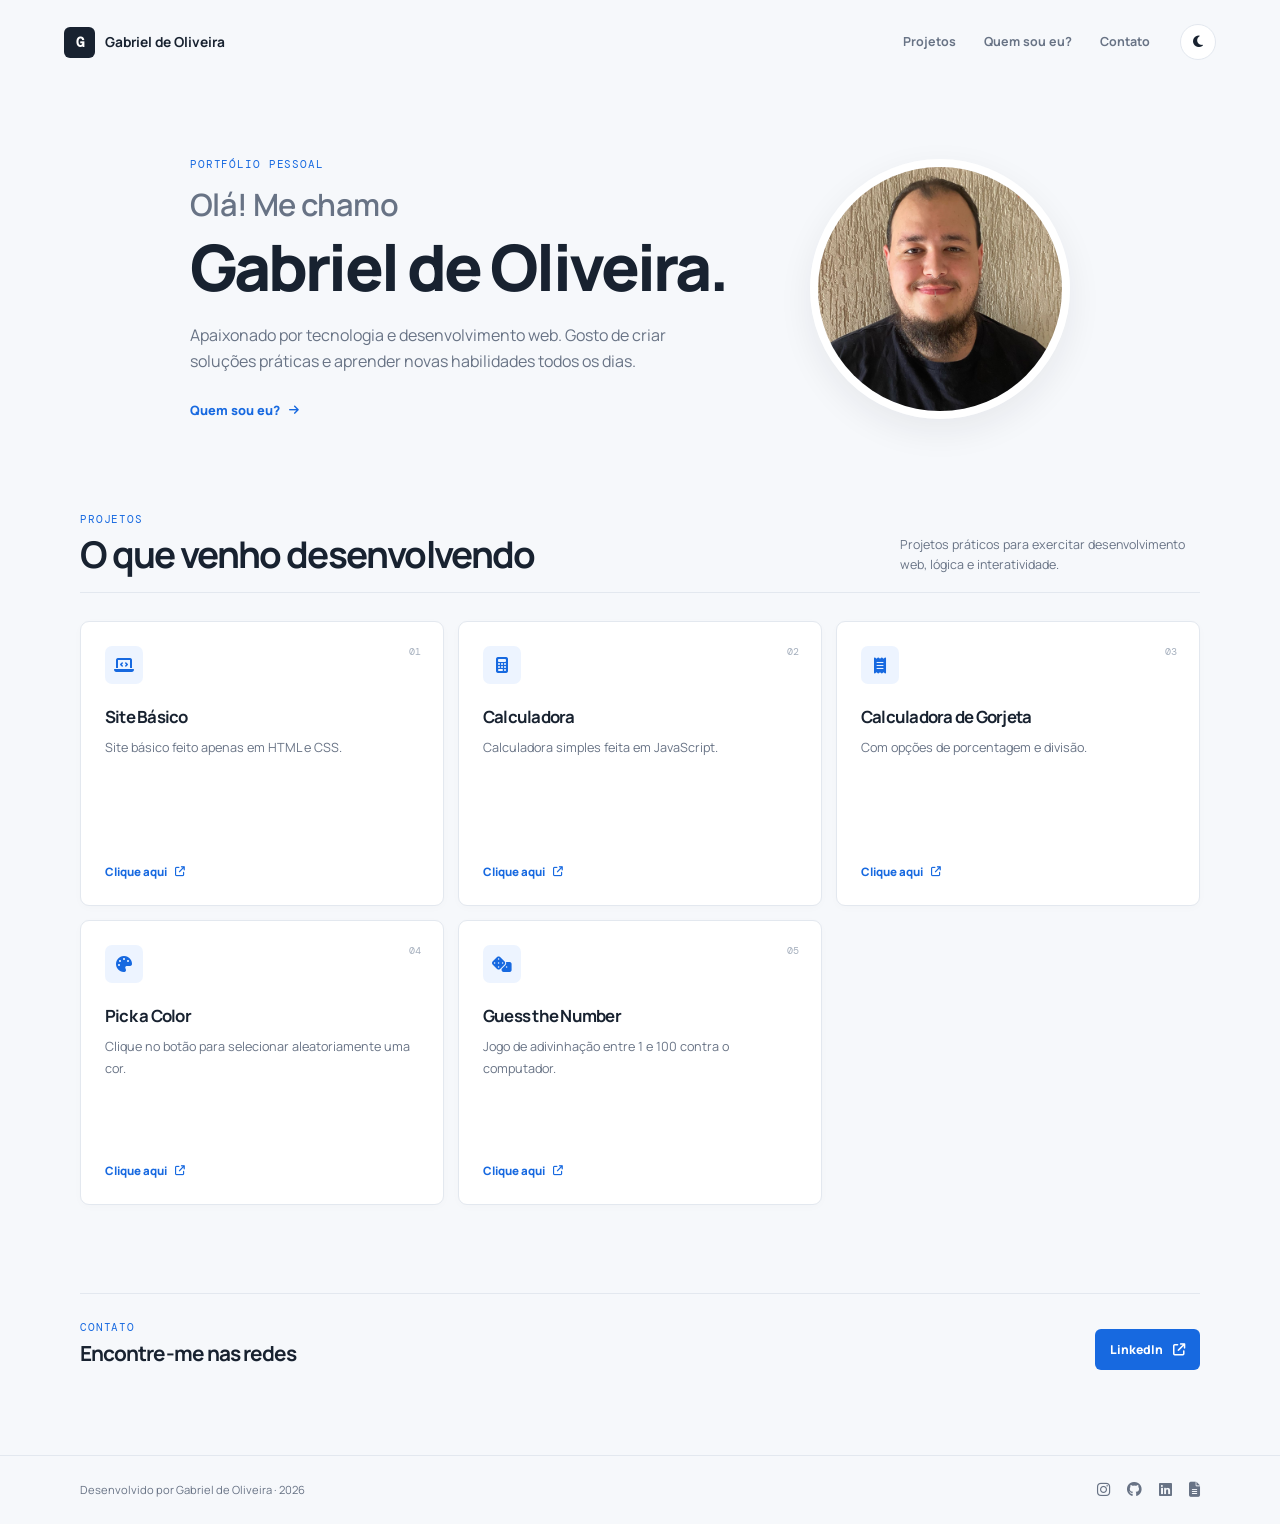
<file: index.html>
<!DOCTYPE html>
<html lang="pt-BR">
  <head>
    <meta charset="UTF-8" />
    <meta name="viewport" content="width=device-width, initial-scale=1.0" />
    <meta name="description" content="Portfólio de Gabriel de Oliveira, com projetos de desenvolvimento web e JavaScript." />
    <meta name="theme-color" content="#111827" />
    <meta property="og:title" content="Gabriel de Oliveira | Portfólio" />
    <meta property="og:description" content="Projetos de desenvolvimento web de Gabriel de Oliveira." />
    <meta property="og:type" content="website" />
    <link rel="canonical" href="https://gabrielde0liveira.github.io/" />
    <link rel="icon" href="assets/icon/coding.png" type="image/png" />
    <link rel="preconnect" href="https://fonts.googleapis.com" />
    <link rel="preconnect" href="https://fonts.gstatic.com" crossorigin />
    <link href="https://fonts.googleapis.com/css2?family=DM+Mono:wght@400;500&family=Manrope:wght@400;500;600;700;800&display=swap" rel="stylesheet" />
    <link rel="stylesheet" href="https://cdnjs.cloudflare.com/ajax/libs/font-awesome/6.5.2/css/all.min.css" />
    <link rel="stylesheet" href="./style.css?v=20261022" />
    <title>Gabriel de Oliveira | Portfólio</title>
  </head>
  <body>
    <header class="site-header">
      <a class="brand" href="index.html" aria-label="Página inicial de Gabriel de Oliveira">
        <span class="brand-mark">G</span>
        <span>Gabriel de Oliveira</span>
      </a>
      <nav class="main-nav" aria-label="Navegação principal">
        <a href="#projetos">Projetos</a>
        <a href="aboutMe.html">Quem sou eu?</a>
        <a href="#contato">Contato</a>
      </nav>
      <button id="theme-toggle" class="theme-toggle" type="button" aria-label="Ativar modo escuro" title="Alternar tema">
        <i class="fa-solid fa-moon" aria-hidden="true"></i>
      </button>
    </header>

    <main>
      <section class="intro section-shell" aria-labelledby="intro-title">
        <div class="intro-content">
          <div class="intro-copy">
            <p class="eyebrow">Portfólio pessoal</p>
            <h1 id="intro-title"><span class="greeting">Olá! Me chamo</span><strong>Gabriel de Oliveira.</strong></h1>
            <p class="intro-text">Apaixonado por tecnologia e desenvolvimento web. Gosto de criar soluções práticas e aprender novas habilidades todos os dias.</p>
            <a class="text-link" href="aboutMe.html">Quem sou eu? <i class="fa-solid fa-arrow-right" aria-hidden="true"></i></a>
          </div>
          <img src="assets/img/Eu1.jpeg" alt="Gabriel de Oliveira" class="intro-pic" />
        </div>
      </section>

      <section id="projetos" class="projects section-shell" aria-labelledby="projects-title">
        <div class="section-heading">
          <div>
            <p class="eyebrow">Projetos</p>
            <h2 id="projects-title">O que venho desenvolvendo</h2>
          </div>
          <p class="section-intro">Projetos práticos para exercitar desenvolvimento web, lógica e interatividade.</p>
        </div>
        <div class="project-grid">
          <article class="project-card">
            <span class="project-number">01</span>
            <div class="project-icon"><i class="fa-solid fa-laptop-code" aria-hidden="true"></i></div>
            <h3>Site Básico</h3>
            <p>Site básico feito apenas em HTML e CSS.</p>
            <a href="assets/docs/SiteBasicoHTMLeCSS/" class="project-link" target="_blank" rel="noopener">Clique aqui <i class="fa-solid fa-arrow-up-right-from-square" aria-hidden="true"></i></a>
          </article>
          <article class="project-card">
            <span class="project-number">02</span>
            <div class="project-icon"><i class="fa-solid fa-calculator" aria-hidden="true"></i></div>
            <h3>Calculadora</h3>
            <p>Calculadora simples feita em JavaScript.</p>
            <a href="assets/docs/Calculadora_JS/Projeto/index.html" class="project-link" target="_blank" rel="noopener">Clique aqui <i class="fa-solid fa-arrow-up-right-from-square" aria-hidden="true"></i></a>
          </article>
          <article class="project-card">
            <span class="project-number">03</span>
            <div class="project-icon"><i class="fa-solid fa-receipt" aria-hidden="true"></i></div>
            <h3>Calculadora de Gorjeta</h3>
            <p>Com opções de porcentagem e divisão.</p>
            <a href="assets/docs/TipCalculator/index.html" class="project-link" target="_blank" rel="noopener">Clique aqui <i class="fa-solid fa-arrow-up-right-from-square" aria-hidden="true"></i></a>
          </article>
          <article class="project-card">
            <span class="project-number">04</span>
            <div class="project-icon"><i class="fa-solid fa-palette" aria-hidden="true"></i></div>
            <h3>Pick a Color</h3>
            <p>Clique no botão para selecionar aleatoriamente uma cor.</p>
            <a href="assets/docs/ColorChanger/index.html" class="project-link" target="_blank" rel="noopener">Clique aqui <i class="fa-solid fa-arrow-up-right-from-square" aria-hidden="true"></i></a>
          </article>
          <article class="project-card">
            <span class="project-number">05</span>
            <div class="project-icon"><i class="fa-solid fa-dice" aria-hidden="true"></i></div>
            <h3>Guess the Number</h3>
            <p>Jogo de adivinhação entre 1 e 100 contra o computador.</p>
            <a href="assets/docs/GuessTheNumber/index.html" class="project-link" target="_blank" rel="noopener">Clique aqui <i class="fa-solid fa-arrow-up-right-from-square" aria-hidden="true"></i></a>
          </article>
        </div>
      </section>

      <section id="contato" class="contact section-shell" aria-labelledby="contact-title">
        <div>
          <p class="eyebrow">Contato</p>
          <h2 id="contact-title">Encontre-me nas redes</h2>
        </div>
        <a class="button button-primary" href="https://www.linkedin.com/in/gabriel-de-oliveira-44023a348/" target="_blank" rel="noopener">LinkedIn <i class="fa-solid fa-arrow-up-right-from-square" aria-hidden="true"></i></a>
      </section>
    </main>

    <footer class="site-footer">
      <div class="footer-inner section-shell">
        <p>Desenvolvido por Gabriel de Oliveira · <span id="current-year">2026</span></p>
        <div class="social-links" aria-label="Redes sociais">
          <a href="https://www.instagram.com/gabriel99oliveira/" target="_blank" rel="noopener" aria-label="Instagram"><i class="fab fa-instagram" aria-hidden="true"></i></a>
          <a href="https://github.com/GabrielDe0liveira" target="_blank" rel="noopener" aria-label="GitHub"><i class="fab fa-github" aria-hidden="true"></i></a>
          <a href="https://www.linkedin.com/in/gabriel-de-oliveira-44023a348/" target="_blank" rel="noopener" aria-label="LinkedIn"><i class="fab fa-linkedin" aria-hidden="true"></i></a>
          <a href="assets/docs/CurriculumVitae/Gabriel de Oliveira.pdf" target="_blank" rel="noopener" aria-label="Currículo"><i class="fa-solid fa-file-lines" aria-hidden="true"></i></a>
        </div>
      </div>
    </footer>
    <script src="./index.js?v=20261022"></script>
  </body>
</html>
</file>
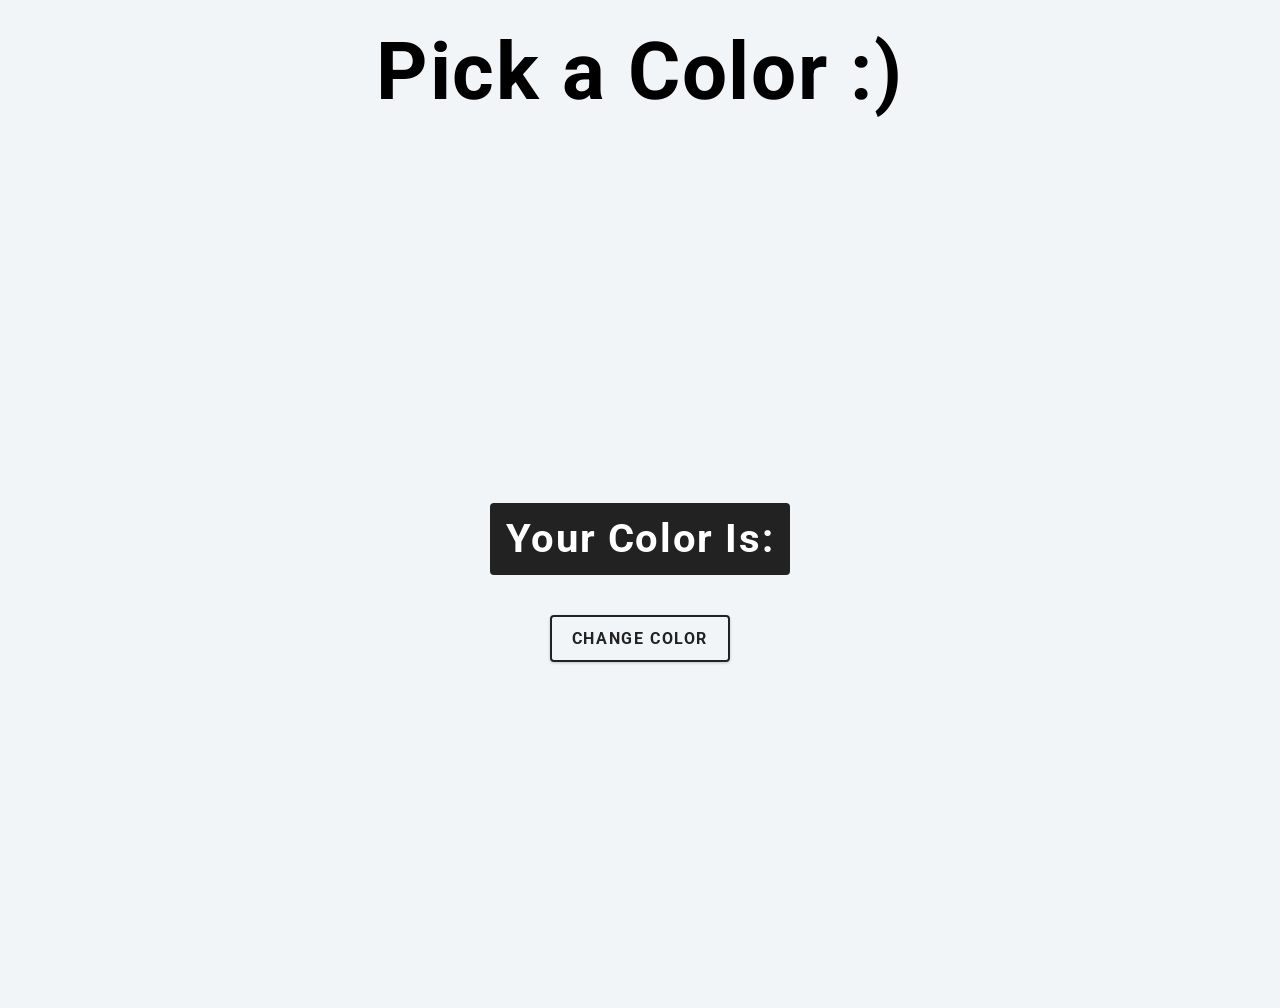
<file: assets/docs/ColorChanger/index.html>
<!DOCTYPE html>
<html lang="en">
  <head>
    <meta charset="UTF-8" />
    <meta name="viewport" content="width=device-width, initial-scale=1.0" />
    <title>Pick a Color App</title>
    <link rel="stylesheet" href="estilo/style.css" />
  </head>
  <body>
    <h1>Pick a Color :)</h1>
    <main>
        <div class="container">
          <h2>Your Color is: <span id="color" class="color"></span></h2>
          <button class="btn btn-hero" id="btn">CHANGE COLOR</button>
        </div>
      </main>
    <script src="index.js"></script>
  </body>
</html>
</file>
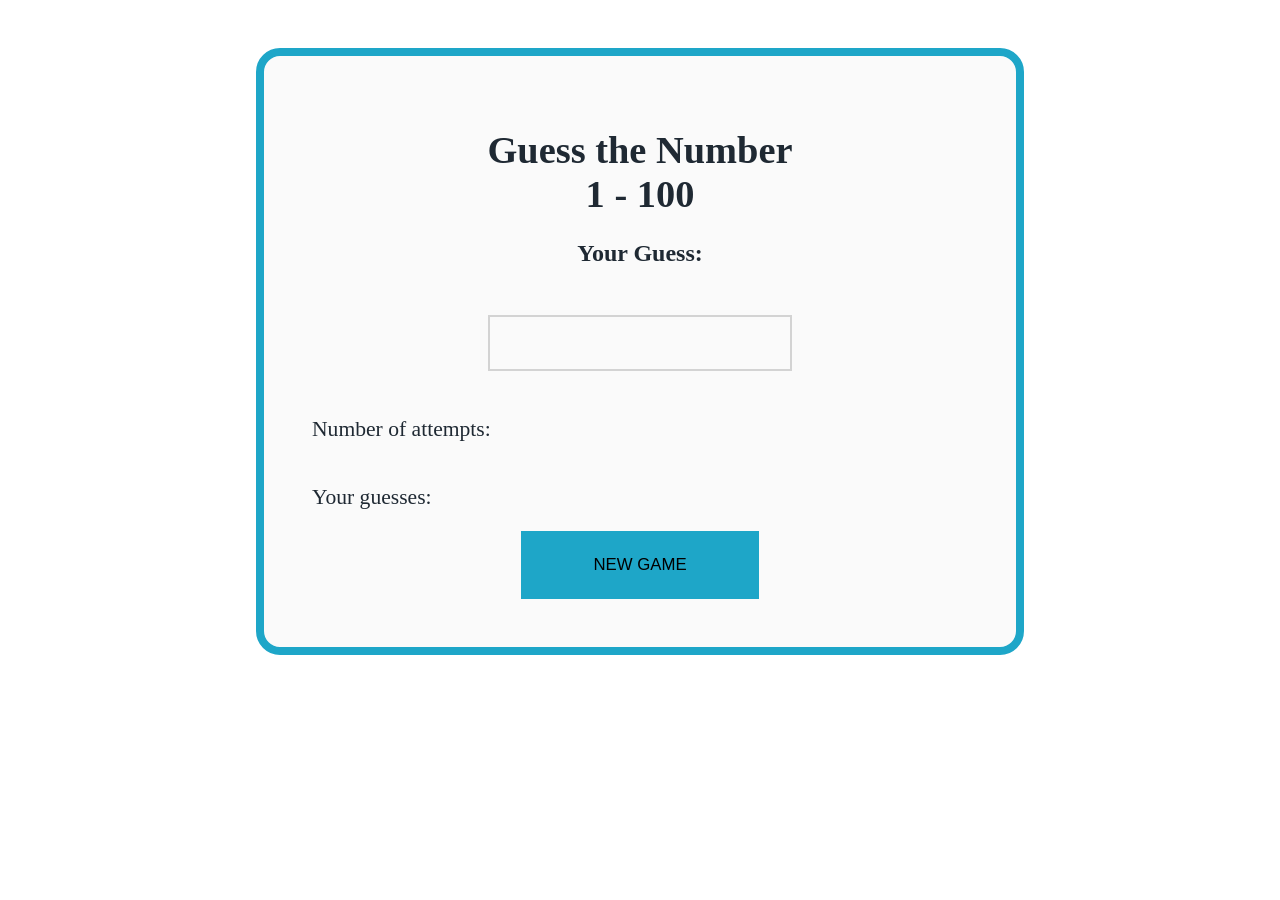
<file: assets/docs/GuessTheNumber/index.html>
<!DOCTYPE html>
<html lang="en">
  <head>
    <meta charset="UTF-8" />
    <meta name="viewport" content="width=device-width, initial-scale=1.0" />
    <meta http-equiv="X-UA-Compatible" content="ie=edge" />
    <link rel="stylesheet" href="style.css" />
    <title>Guess the number</title>
  </head>
  <body onload="init()">
    <main>
      <div id="welcomeScreen">
        <h2>Guess the Number <br />1 - 100</h2>
      </div>

      <div id="gameArea">
        <section>
          <h3 id="textOutput">Your Guess:</h3>
          <input type="number" id="inputBox" min="1" max="100" onchange="compareNumbers()"/>
        </section>
        <section class="stats">
          <div class="info">
            <p>Number of attempts:</p>
            <span id="attempts"></span>
          </div>
          <div class="info">
            <p>Your guesses:</p>
            <span id="guesses"></span>
          </div>
        </section>
        <button id="newGameButton" onclick="newGame()">NEW GAME</button>
      </div>
    </main>
    <script src="index.js"></script>
  </body>
</html>
</file>
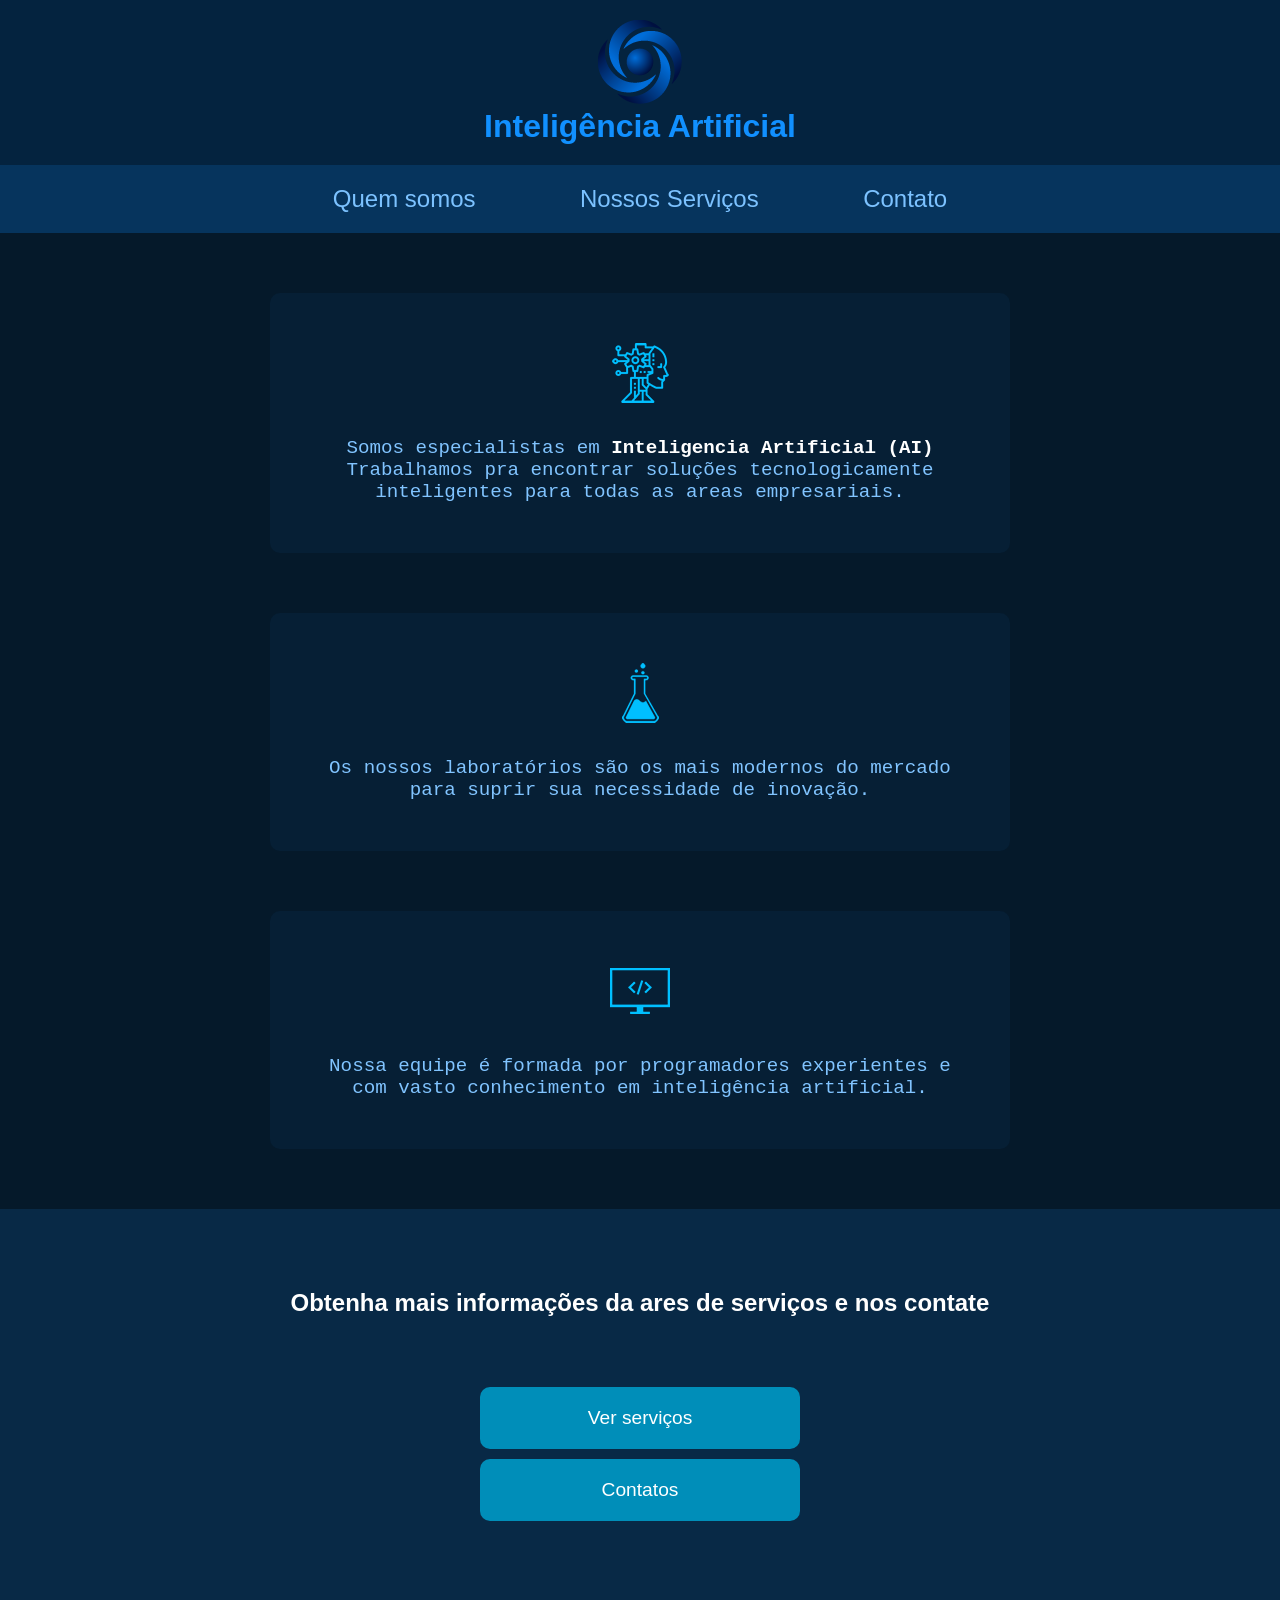
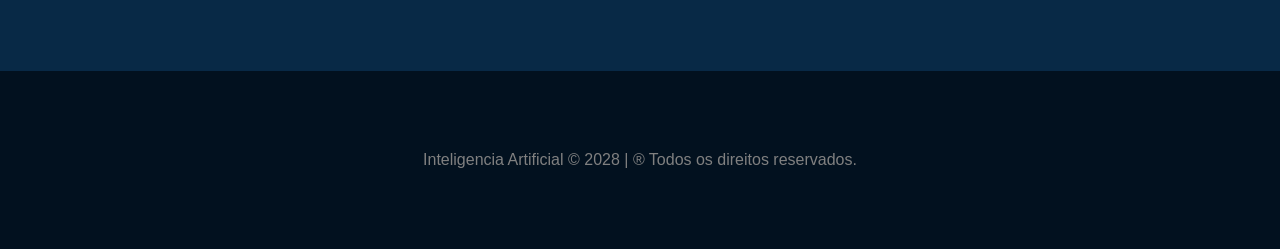
<file: assets/docs/Site Básico HTML e CSS/index.html>
<!DOCTYPE html>
<html lang="pt">

<head>
    <meta charset="UTF-8">
    <meta http-equiv="X-UA-Compatible" content="IE=edge">
    <meta name="viewport" content="width=device-width, initial-scale=1.0">
    <link rel="stylesheet" href="assets/css/style.css">
    <!-- Link de estilização da página -->
    <title>Inteligência Artificial</title>

    <!-- Favicon -->
     <link rel="shortcut icon" href="assets/images/logo_empresa.png" type="image/png">

</head>

<body>
    <!-- Cabeçalho -->
     <header class="container-cabecalho">
        <a href="index.html">
            <img src="assets/images/logo_empresa.png" alt="Logo da empresa" title="Inteligença Artificial">
        </a>
        <h3>Inteligência Artificial</h3>
     </header>
     <!-- Navegação -->
      <nav class="container-navegacao">

        <a href="index.html">Quem somos</a>
        <a href="servicos.html">Nossos Serviços</a>
        <a href="contatos.html">Contato</a>

      </nav>

      <!-- Quem Somos -->
       <section class="container-quem-somos">
        <article class="servico">

            <img src="assets/images/icon_ai.png" class="icone" alt="Icone" alt="Inteligência artificial">

            <p class="servico-texto">
                Somos especialistas em <span class="servico-texto-realce">Inteligencia Artificial (AI)</span><br>
                Trabalhamos pra encontrar soluções tecnologicamente inteligentes para todas as areas empresariais.
            </p>

        </article>

        <article class="servico">
            
            <img src="assets/images/icon_lab.png" class="icone" alt="Icone" alt="Laboratório Moderno">

            <p class="servico-texto">
                Os nossos laboratórios são os mais modernos do mercado para suprir sua necessidade de inovação.
            </p>

        </article>

        <article class="servico">
            
            <img src="assets/images/icon_computer.png" class="icone" alt="Icone" alt="Programadores Experientes">

            <p class="servico-texto">
                Nossa equipe é formada por programadores experientes e com vasto conhecimento em inteligência artificial.
            </p>

        </article>

       </section>

       <!-- Serviços ou Contatos -->
       <section class="container-servico-contatos">
        <h1>Obtenha mais informações da ares de serviços e nos contate</h1>

        <div class="botoes-servico-contatos">
            <a href="servicos.html"">Ver serviços</a>
            <a href="contatos.html"">Contatos</a>
        </div>
       </section>

         <!-- Rodapé -->
       <footer>
        Inteligencia Artificial &copy; 2028 | &reg; Todos os direitos reservados.
       </footer>
</body>

</html>
</file>
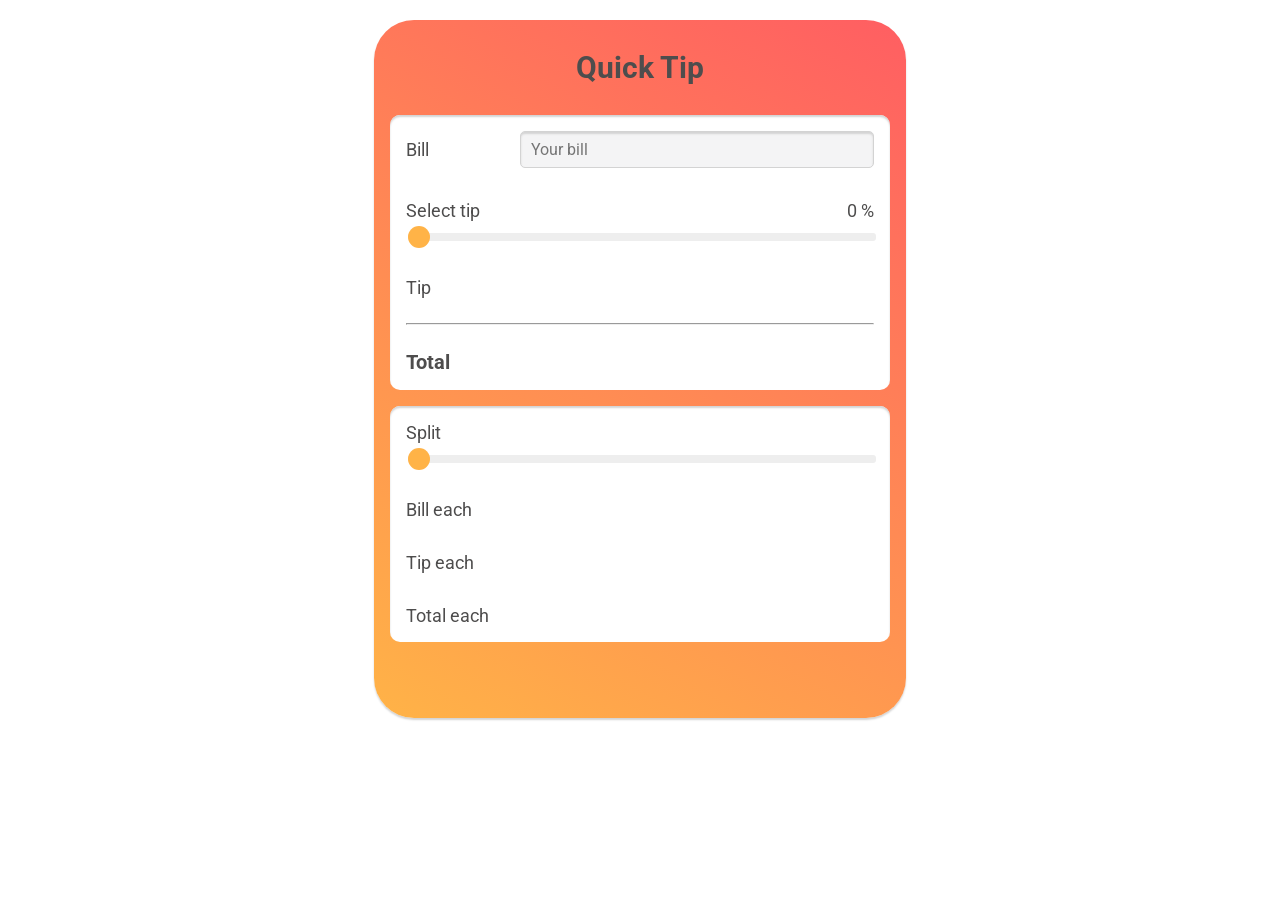
<file: assets/docs/TipCalculator/index.html>
<!DOCTYPE html>
<html lang="en">
  <head>
    <meta charset="UTF-8" />
    <meta name="viewport" content="width=device-width, initial-scale=1.0" />
    <meta http-equiv="X-UA-Compatible" content="ie=edge" />
    <link
      href="https://fonts.googleapis.com/css2?family=Roboto:ital,wght@0,300;0,700;1,400&display=swap"
      rel="stylesheet"
    />
    <link rel="stylesheet" href="styles.css" />
    <title>Quick Tip</title>
  </head>
  <body>
    <main oninput="update()">
      <h1>Quick Tip</h1>
      <section>
        <div class="bill">
          <label for="yourBill">Bill</label>
          <input type="number" placeholder="Your bill" id="yourBill" />
        </div>
        <div>
          <div class="space-between">
            <label for="">Select tip</label><span id="tipPercent">0 %</span>
          </div>
          <input type="range" value="0" id="tipInput" class="range" />
        </div>
        <div class="space-between">
          <span>Tip</span>
          <span id="tipValue"></span>
        </div>
        <hr />
        <div class="space-between total">
          <span>Total</span>
          <span id="totalWithTip"></span>
        </div>
      </section>

      <section>
        <div>
          <div class="space-between">
            <label for="splitInput">Split</label>
            <span id="splitValue"></span>
          </div>
          <input
            type="range"
            min="1"
            max="10"
            value="1"
            id="splitInput"
            class="range"
          />
        </div>
        <div class="space-between">
          <span>Bill each</span>
          <span id="billEach"></span>
        </div>
        <div class="space-between">
          <span>Tip each</span>
          <span id="tipEach"></span>
        </div>
        <div class="space-between">
          <span>Total each</span>
          <span id="totalEach"></span>
        </div>
      </section>
    </main>
    <script src="index.js"></script>
  </body>
</html>
</file>
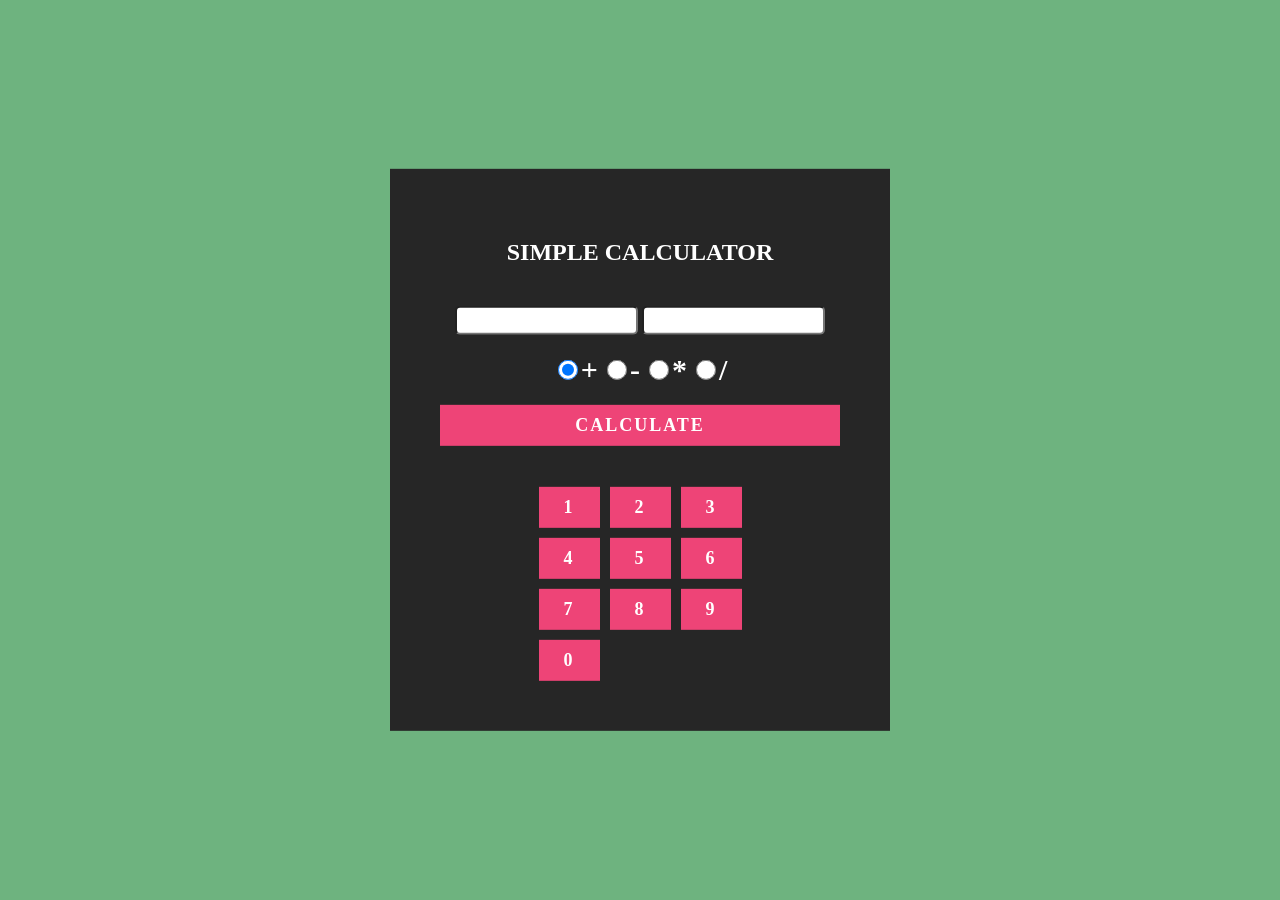
<file: assets/docs/Calculadora em JS/Projeto/index.html>
<!DOCTYPE html>
<html lang="en">
<head>
	<meta charset="UTF-8">
	<title>Simple Calculator using Javascript</title>
	<link href="style.css" rel="stylesheet">
</head>
<body>
	<div class="wrapper">
		<h2>Simple Calculator</h2>
		<input id="num-one" name="num-one" type="search" autocomplete="off"  onfocus="setActiveInput('num-one') ">
		<input id="num-two" name="num-two" type="search" autocomplete="off" onfocus="setActiveInput('num-two')"><br><br>
		<input checked id="box1" name="sign-area" type="radio" value="add"><b>+</b>
		<input id="box2" name="sign-area" type="radio" value="subtract"><b>-</b>
		<input id="box3" name="sign-area" type="radio" value="multiply"><b>*</b>
		<input id="box4" name="sign-area" type="radio" value="divide"><b>/</b><br><br>
		<button onclick="outcome()" type="button">calculate</button>
		<h1 id="resultArea"></h1>

		<!-- Move o contêiner da calculadora para dentro da caixa preta -->
		<div class="calculator">
			<button class="btn1" onclick="AppendToDisplay('1')">1</button>
			<button class="btn2" onclick="AppendToDisplay('2')">2</button>
			<button class="btn3" onclick="AppendToDisplay('3')">3</button>
			<button class="btn4" onclick="AppendToDisplay('4')">4</button>
			<button class="btn5" onclick="AppendToDisplay('5')">5</button>
			<button class="btn6" onclick="AppendToDisplay('6')">6</button>
			<button class="btn7" onclick="AppendToDisplay('7')">7</button>
			<button class="btn8" onclick="AppendToDisplay('8')">8</button>
			<button class="btn9" onclick="AppendToDisplay('9')">9</button>
			<button class="btn0" onclick="AppendToDisplay('0')">0</button>
		</div>
	</div>
	
	<script src="index.js">
	</script> 

</body>
</html>
</file>
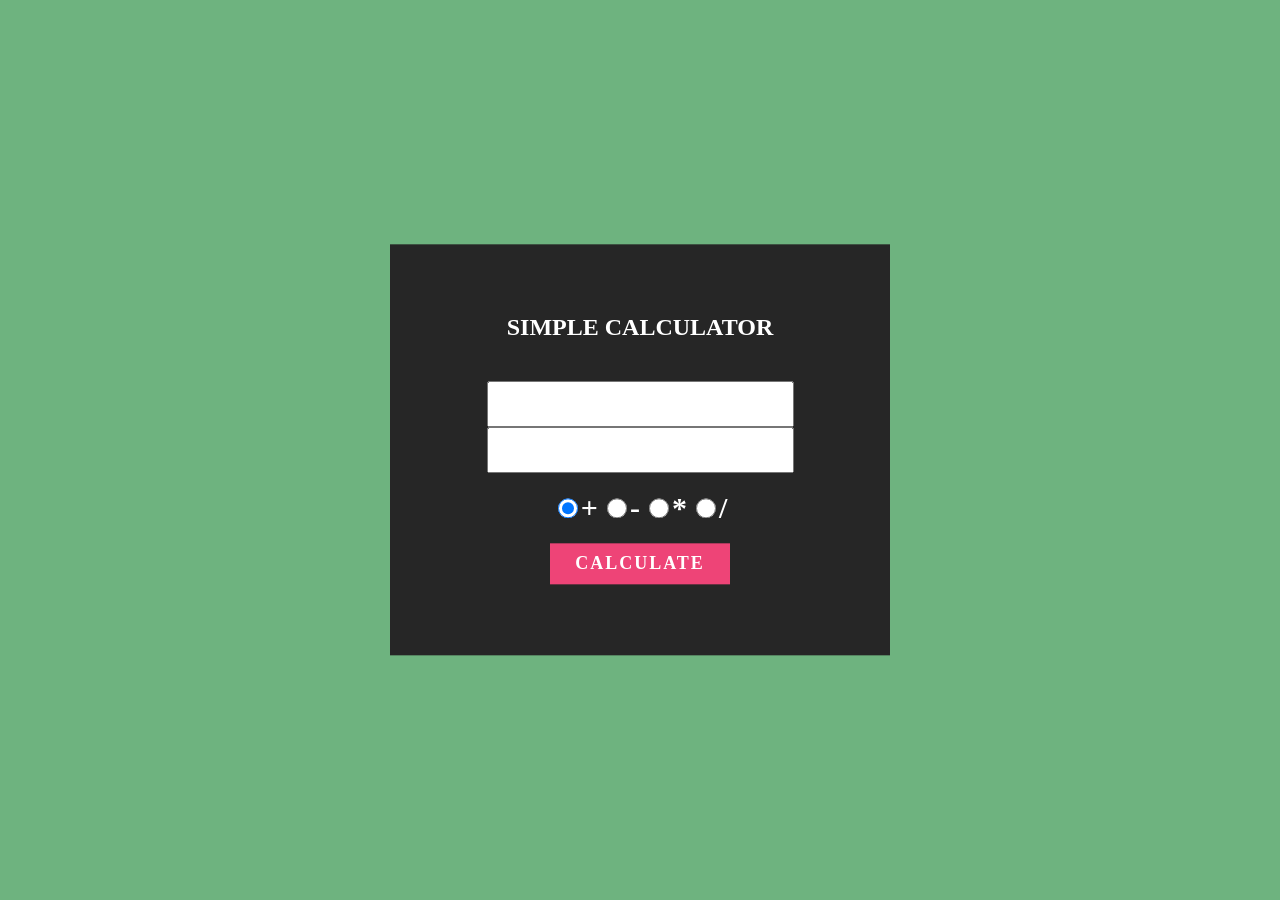
<file: assets/docs/Calculadora em JS/Projeto/calculadora/depois/index.html>
<!DOCTYPE html>
<html lang="en">
<head>
	<meta charset="UTF-8">
	<title>Simple Calculator using Javascript</title>
	<link href="style.css" rel="stylesheet">
</head>
<body>
	<div class="wrapper">
		<h2>Simple Calculator</h2><input id="num-one" name="num-one" type="text"> <input id="num-two" name="num-two" type="text"><br>
		<br>
		<input checked id="box1" name="sign-area" type="radio" value="add"><b>+</b> <input id="box2" name="sign-area" type="radio" value="subtract"><b>-</b> <input id="box3" name="sign-area" type="radio" value="multiply"><b>*</b> <input id="box4" name="sign-area" type="radio" value="divide"><b>/</b><br>
		<br>
		<button onclick="outcome()" type="button">calculate</button>
		<h1 id="resultArea"></h1>
	</div>
	<script src="index.js">
	</script> 

</body>
</html>
</file>
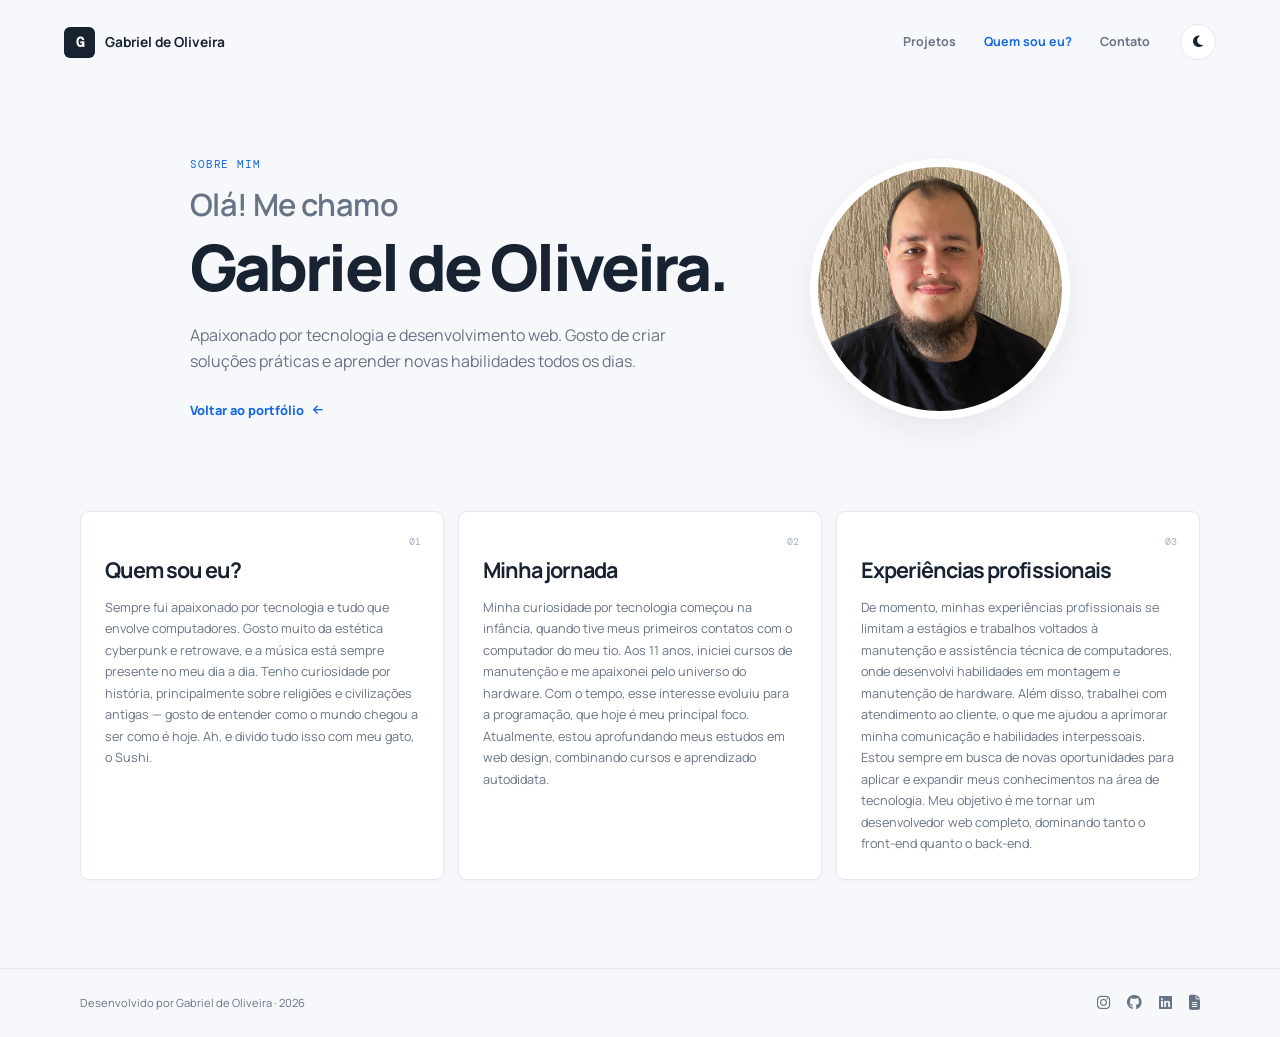
<file: aboutMe.html>
<!DOCTYPE html>
<html lang="pt-BR">
  <head>
    <meta charset="UTF-8" />
    <meta name="viewport" content="width=device-width, initial-scale=1.0" />
    <meta name="description" content="Conheça Gabriel de Oliveira, sua jornada, interesses e experiências profissionais." />
    <meta name="theme-color" content="#111827" />
    <link rel="canonical" href="https://gabrielde0liveira.github.io/aboutMe.html" />
    <link rel="icon" href="assets/icon/coding.png" type="image/png" />
    <link rel="preconnect" href="https://fonts.googleapis.com" />
    <link rel="preconnect" href="https://fonts.gstatic.com" crossorigin />
    <link href="https://fonts.googleapis.com/css2?family=DM+Mono:wght@400;500&family=Manrope:wght@400;500;600;700;800&display=swap" rel="stylesheet" />
    <link rel="stylesheet" href="https://cdnjs.cloudflare.com/ajax/libs/font-awesome/6.5.2/css/all.min.css" />
    <link rel="stylesheet" href="./style.css?v=20261022" />
    <title>Sobre mim | Gabriel de Oliveira</title>
  </head>
  <body>
    <header class="site-header">
      <a class="brand" href="index.html" aria-label="Página inicial de Gabriel de Oliveira">
        <span class="brand-mark">G</span>
        <span>Gabriel de Oliveira</span>
      </a>
      <nav class="main-nav" aria-label="Navegação principal">
        <a href="index.html#projetos">Projetos</a>
        <a href="aboutMe.html" aria-current="page">Quem sou eu?</a>
        <a href="index.html#contato">Contato</a>
      </nav>
      <button id="theme-toggle" class="theme-toggle" type="button" aria-label="Ativar modo escuro" title="Alternar tema">
        <i class="fa-solid fa-moon" aria-hidden="true"></i>
      </button>
    </header>

    <main>
      <section class="intro section-shell" aria-labelledby="about-title">
        <div class="intro-content">
          <div class="intro-copy">
            <p class="eyebrow">Sobre mim</p>
            <h1 id="about-title"><span class="greeting">Olá! Me chamo</span><strong>Gabriel de Oliveira.</strong></h1>
            <p class="intro-text">Apaixonado por tecnologia e desenvolvimento web. Gosto de criar soluções práticas e aprender novas habilidades todos os dias.</p>
            <a class="text-link" href="index.html">Voltar ao portfólio <i class="fa-solid fa-arrow-left" aria-hidden="true"></i></a>
          </div>
          <img src="assets/img/Eu1.jpeg" alt="Gabriel de Oliveira" class="intro-pic" />
        </div>
      </section>

      <section class="about-grid section-shell" aria-label="Informações sobre Gabriel">
        <article class="about-card">
          <span class="project-number">01</span>
          <h2>Quem sou eu?</h2>
          <p>Sempre fui apaixonado por tecnologia e tudo que envolve computadores. Gosto muito da estética cyberpunk e retrowave, e a música está sempre presente no meu dia a dia. Tenho curiosidade por história, principalmente sobre religiões e civilizações antigas — gosto de entender como o mundo chegou a ser como é hoje. Ah, e divido tudo isso com meu gato, o Sushi.</p>
        </article>
        <article class="about-card">
          <span class="project-number">02</span>
          <h2>Minha jornada</h2>
          <p>Minha curiosidade por tecnologia começou na infância, quando tive meus primeiros contatos com o computador do meu tio. Aos 11 anos, iniciei cursos de manutenção e me apaixonei pelo universo do hardware. Com o tempo, esse interesse evoluiu para a programação, que hoje é meu principal foco. Atualmente, estou aprofundando meus estudos em web design, combinando cursos e aprendizado autodidata.</p>
        </article>
        <article class="about-card">
          <span class="project-number">03</span>
          <h2>Experiências profissionais</h2>
          <p>De momento, minhas experiências profissionais se limitam a estágios e trabalhos voltados à manutenção e assistência técnica de computadores, onde desenvolvi habilidades em montagem e manutenção de hardware. Além disso, trabalhei com atendimento ao cliente, o que me ajudou a aprimorar minha comunicação e habilidades interpessoais. Estou sempre em busca de novas oportunidades para aplicar e expandir meus conhecimentos na área de tecnologia. Meu objetivo é me tornar um desenvolvedor web completo, dominando tanto o front-end quanto o back-end.</p>
        </article>
      </section>
    </main>

    <footer class="site-footer">
      <div class="footer-inner section-shell">
        <p>Desenvolvido por Gabriel de Oliveira · <span id="current-year">2026</span></p>
        <div class="social-links" aria-label="Redes sociais">
          <a href="https://www.instagram.com/gabriel99oliveira/" target="_blank" rel="noopener" aria-label="Instagram"><i class="fab fa-instagram" aria-hidden="true"></i></a>
          <a href="https://github.com/GabrielDe0liveira" target="_blank" rel="noopener" aria-label="GitHub"><i class="fab fa-github" aria-hidden="true"></i></a>
          <a href="https://www.linkedin.com/in/gabriel-de-oliveira-44023a348/" target="_blank" rel="noopener" aria-label="LinkedIn"><i class="fab fa-linkedin" aria-hidden="true"></i></a>
          <a href="assets/docs/CurriculumVitae/Gabriel de Oliveira.pdf" target="_blank" rel="noopener" aria-label="Currículo"><i class="fa-solid fa-file-lines" aria-hidden="true"></i></a>
        </div>
      </div>
    </footer>
    <script src="./index.js?v=20261022"></script>
  </body>
</html>
</file>
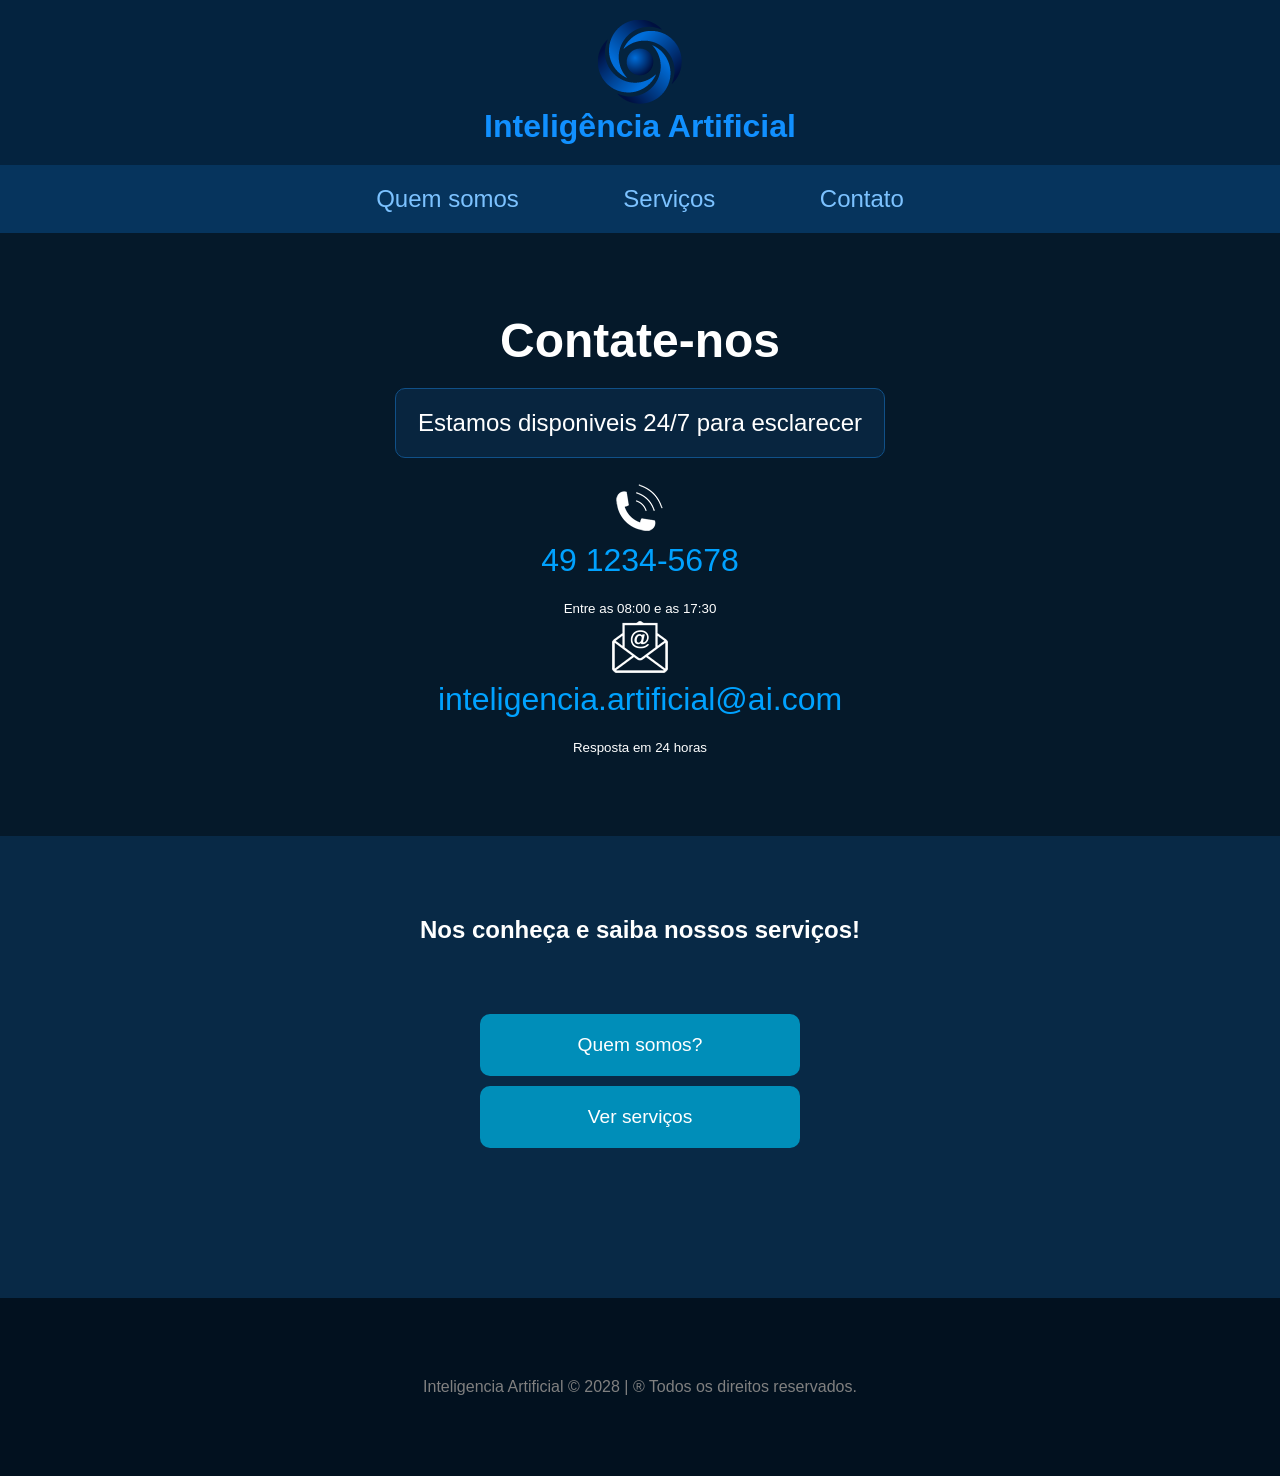
<file: assets/docs/Site Básico HTML e CSS/contatos.html>
<!DOCTYPE html>
<html lang="pt">

<head>
    <meta charset="UTF-8">
    <meta http-equiv="X-UA-Compatible" content="IE=edge">
    <meta name="viewport" content="width=device-width, initial-scale=1.0">
    <link rel="stylesheet" href="assets/css/style.css">
    <!-- Link de estilização da página -->
    <title>Inteligência Artificial</title>

    <!-- Favicon -->
    <link rel="shortcut icon" href="assets/images/logo_empresa.png" type="image/png">

</head>

<body>
    <!-- Cabeçalho -->
    <header class="container-cabecalho">
        <a href="index.html">
            <img src="assets/images/logo_empresa.png" alt="Logo da empresa" title="Inteligença Artificial">
        </a>
        <h3>Inteligência Artificial</h3>
    </header>
    <!-- Navegação -->
    <nav class="container-navegacao">

        <a href="index.html">Quem somos</a>
        <a href="servicos.html">Serviços</a>
        <a href="contatos.html">Contato</a>

    </nav>

    <!-- Contatos -->

    <section class="container-contatos">

        <h1 class="text-center">Contate-nos</h1>
        <h3 class="text-center">Estamos disponiveis 24/7 para esclarecer</h3>

        <article class="text-center">
            <img src="assets/images/icon_phone.png" alt="Telefone">
            <a href="tel:49 1234-5678" class="contatos">49 1234-5678</a>
            <small>Entre as 08:00 e as 17:30</small>
        </article>

        <article class="text-center margin-top-40">
            <img src="assets/images/icon_email.png" alt="Email">
            <a href="mailto:inteligencia.artificial@ai.com" class="contatos">inteligencia.artificial@ai.com</a>
            <small>Resposta em 24 horas</small>
        </article>
    </section>

    <!-- Serviços ou Contatos -->
    <section class="container-servico-contatos">
        <h1>Nos conheça e saiba nossos serviços!</h1>

        <div class="botoes-servico-contatos">
            <a href="index.html">Quem somos?</a>
            <a href="servicos.html"">Ver serviços</a>
        </div>
    </section>

    <!-- Rodapé -->
    <footer>
        Inteligencia Artificial &copy; 2028 | &reg; Todos os direitos reservados.
    </footer>
</body>

</html>
</file>
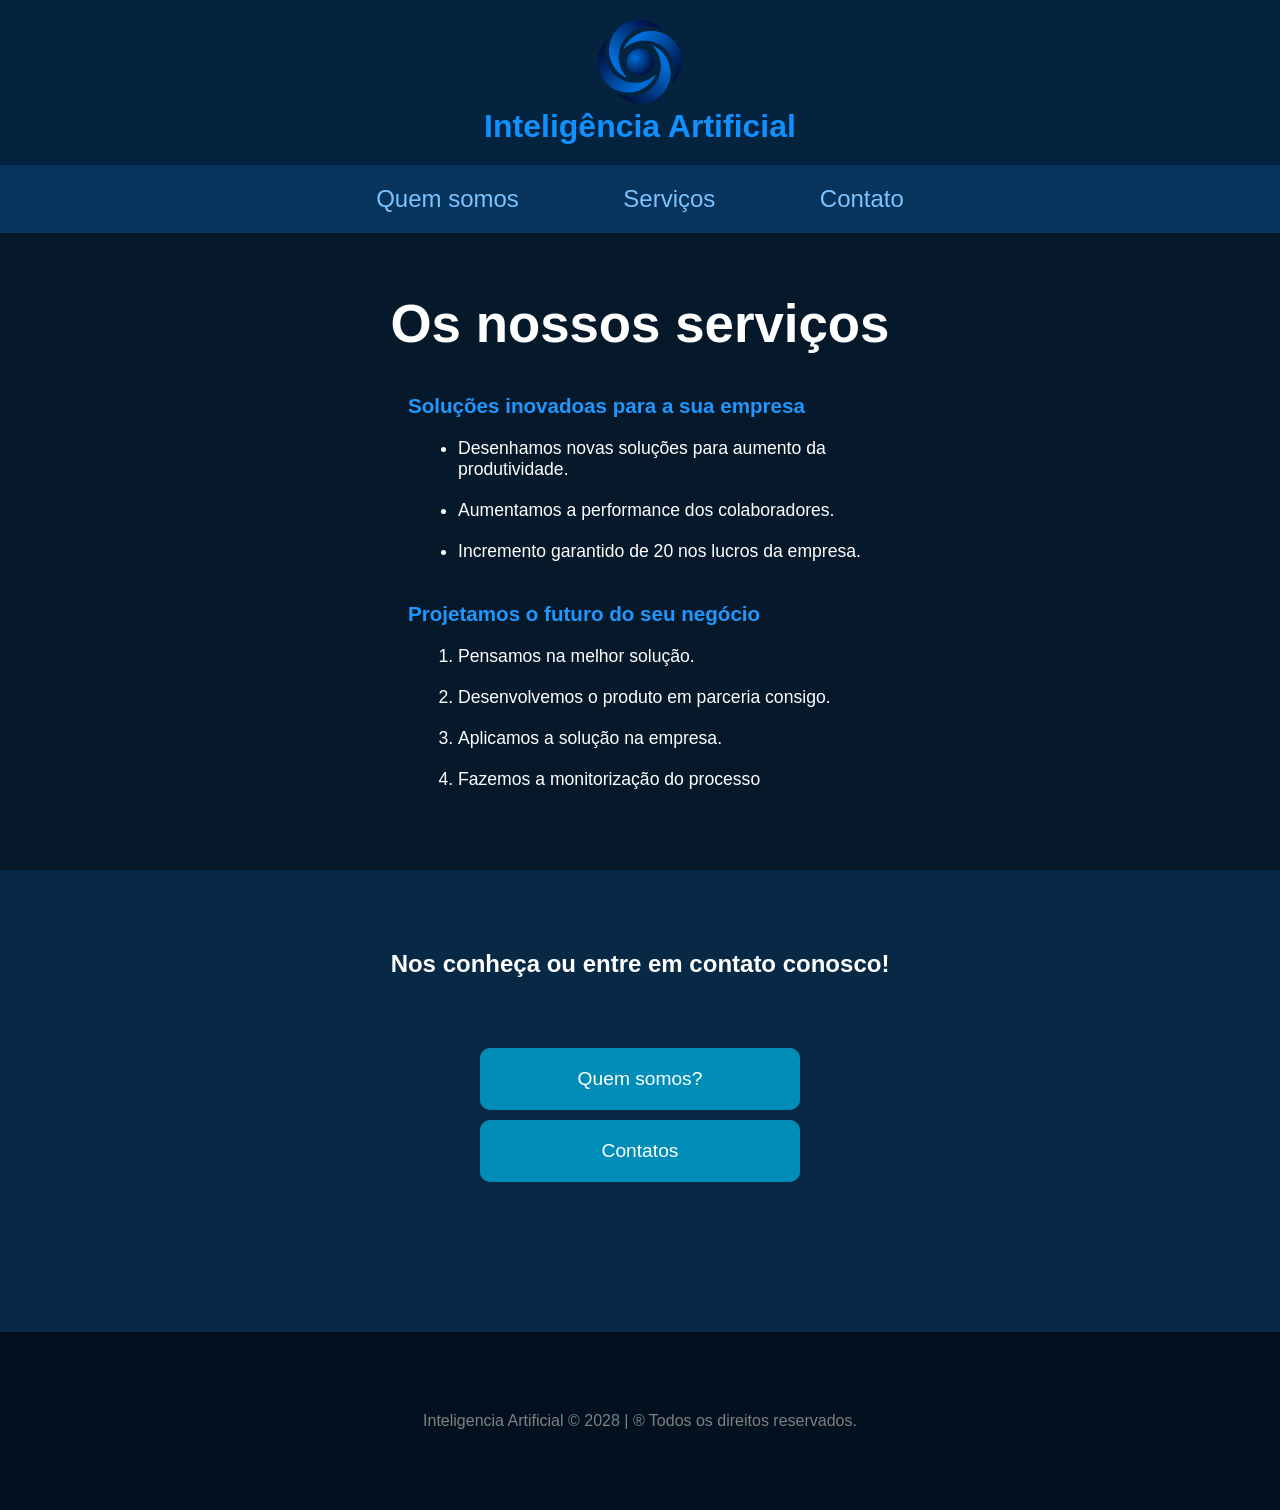
<file: assets/docs/Site Básico HTML e CSS/servicos.html>
<!DOCTYPE html>
<html lang="pt">

<head>
    <meta charset="UTF-8">
    <meta http-equiv="X-UA-Compatible" content="IE=edge">
    <meta name="viewport" content="width=device-width, initial-scale=1.0">
    <link rel="stylesheet" href="assets/css/style.css">
    <!-- Link de estilização da página -->
    <title>Inteligência Artificial</title>

    <!-- Favicon -->
     <link rel="shortcut icon" href="assets/images/logo_empresa.png" type="image/png">

</head>

<body>
    <!-- Cabeçalho -->
     <header class="container-cabecalho">
        <a href="index.html">
            <img src="assets/images/logo_empresa.png" alt="Logo da empresa" title="Inteligença Artificial">
        </a>
        <h3>Inteligência Artificial</h3>
     </header>
     <!-- Navegação -->
      <nav class="container-navegacao">

        <a href="index.html">Quem somos</a>
        <a href="servicos.html">Serviços</a>
        <a href="contatos.html">Contato</a>

      </nav>

      <!-- Serviços -->
        <section class="container-servicos">

            <h1 class="text-center">Os nossos serviços</h1>

            <article>
                <h3>Soluções inovadoas para a sua empresa</h3>

                <ul>
                    <li>Desenhamos novas soluções para aumento da produtividade.</li>
                    <li>Aumentamos a performance dos colaboradores.</li>
                    <li>Incremento garantido de 20 nos lucros da empresa.</li>
                </ul>
            </article>

            <article>
                <h3>Projetamos o futuro do seu negócio</h3>
                <ol>
                    <li>Pensamos na melhor solução.</li>
                    <li>Desenvolvemos o produto em parceria consigo.</li>
                    <li>Aplicamos a solução na empresa.</li>
                    <li>Fazemos a monitorização do processo</li>
                </ol>
            </article>
        </section>

       <!-- Serviços ou Contatos -->
       <section class="container-servico-contatos">
        <h1>Nos conheça ou entre em contato conosco!</h1>

        <div class="botoes-servico-contatos">
            <a href="index.html">Quem somos?</a>
            <a href="contatos.html"">Contatos</a>
        </div>
       </section>

         <!-- Rodapé -->
       <footer>
        Inteligencia Artificial &copy; 2028 | &reg; Todos os direitos reservados.
       </footer>
</body>

</html>
</file>
<file: style.css>
/* Portfólio de Gabriel de Oliveira — visual minimalista */
:root {
  --ink: #182230;
  --muted: #687385;
  --surface: #f6f8fb;
  --card: #ffffff;
  --line: #e3e8ef;
  --accent: #1769e0;
  --accent-soft: #edf4ff;
  --shadow: 0 12px 35px rgba(24, 34, 48, .07);
}

* { box-sizing: border-box; margin: 0; padding: 0; }
html { scroll-behavior: smooth; }
body { min-width: 320px; background: var(--surface); color: var(--ink); font-family: "Manrope", sans-serif; line-height: 1.6; transition: background .25s ease, color .25s ease; }
a { color: inherit; text-decoration: none; }
a:focus-visible, button:focus-visible { outline: 3px solid rgba(23, 105, 224, .35); outline-offset: 4px; }
.section-shell { margin: 0 auto; width: min(1120px, calc(100% - 48px)); }

.site-header { align-items: center; display: flex; gap: 30px; justify-content: space-between; margin: 0 auto; padding: 24px; width: min(1200px, 100%); }
.brand { align-items: center; display: inline-flex; font-size: .86rem; font-weight: 700; gap: 10px; }
.brand-mark { align-items: center; background: var(--ink); border-radius: 6px; color: #fff; display: inline-flex; font-family: "DM Mono", monospace; height: 31px; justify-content: center; width: 31px; }
.main-nav { display: flex; gap: 28px; margin-left: auto; }
.main-nav a { color: var(--muted); font-size: .78rem; font-weight: 700; transition: color .2s ease; }
.main-nav a:hover, .main-nav a[aria-current="page"] { color: var(--accent); }
.theme-toggle { align-items: center; background: var(--card); border: 1px solid var(--line); border-radius: 50%; color: var(--ink); cursor: pointer; display: inline-flex; height: 36px; justify-content: center; width: 36px; }
.theme-toggle:hover { border-color: var(--accent); color: var(--accent); }

.intro { padding-bottom: 88px; padding-top: 72px; }
.intro-content { align-items: center; display: grid; gap: 80px; grid-template-columns: 1fr 280px; margin: 0 auto; max-width: 900px; }
.eyebrow { color: var(--accent); font-family: "DM Mono", monospace; font-size: .68rem; letter-spacing: .08em; text-transform: uppercase; }
h1, h2, h3 { letter-spacing: -.045em; line-height: 1.12; }
h1 { font-size: clamp(2.45rem, 5vw, 4.4rem); margin: 13px 0 20px; max-width: 650px; }
h1 .greeting { color: var(--muted); display: block; font-size: .48em; font-weight: 600; letter-spacing: -.02em; line-height: 1.2; margin-bottom: 8px; }
h1 strong { display: block; font-weight: 800; }
h2 { font-size: 1.35rem; margin-bottom: 15px; }
.intro-text { color: var(--muted); font-size: 1rem; max-width: 570px; }
.text-link { align-items: center; color: var(--accent); display: inline-flex; font-size: .8rem; font-weight: 800; gap: 9px; margin-top: 26px; }
.text-link i { font-size: .7rem; transition: transform .2s ease; }
.text-link:hover i { transform: translateX(4px); }
.intro-pic { border: 8px solid var(--card); border-radius: 50%; box-shadow: var(--shadow); height: 260px; object-fit: cover; width: 260px; }

.projects { padding-bottom: 88px; }
.section-heading { align-items: end; border-bottom: 1px solid var(--line); display: flex; justify-content: space-between; margin-bottom: 28px; padding-bottom: 17px; }
.section-heading h2 { font-size: clamp(1.65rem, 3vw, 2.3rem); margin: 6px 0 0; }
.section-intro { color: var(--muted); font-size: .78rem; max-width: 300px; }
.project-grid { display: grid; gap: 14px; grid-template-columns: repeat(3, 1fr); }
.project-card, .about-card { background: var(--card); border: 1px solid var(--line); border-radius: 9px; box-shadow: 0 2px 10px rgba(24, 34, 48, .02); padding: 24px; position: relative; transition: border-color .2s ease, box-shadow .2s ease, transform .2s ease; }
.project-card { display: flex; flex-direction: column; min-height: 285px; }
.project-card:hover, .about-card:hover { border-color: rgba(23, 105, 224, .4); box-shadow: var(--shadow); transform: translateY(-3px); }
.project-number { color: #a5afbd; font-family: "DM Mono", monospace; font-size: .65rem; position: absolute; right: 22px; top: 22px; }
.project-icon { align-items: center; background: var(--accent-soft); border-radius: 7px; color: var(--accent); display: flex; height: 38px; justify-content: center; margin-bottom: 24px; width: 38px; }
.project-card h3 { font-size: 1.05rem; margin-bottom: 10px; }
.project-card p, .about-card p { color: var(--muted); font-size: .79rem; line-height: 1.7; }
.project-link { align-items: center; color: var(--accent); display: inline-flex; font-size: .72rem; font-weight: 800; gap: 8px; margin-top: auto; padding-top: 22px; }
.project-link i { font-size: .65rem; }

.about-grid { display: grid; gap: 14px; grid-template-columns: repeat(3, 1fr); padding-bottom: 88px; }
.about-card { min-height: 280px; }
.about-card h2 { margin-top: 22px; }
.contact { align-items: center; border-top: 1px solid var(--line); display: flex; justify-content: space-between; padding-bottom: 75px; padding-top: 25px; }
.contact h2 { font-size: 1.3rem; margin-top: 5px; }
.button { align-items: center; border-radius: 6px; display: inline-flex; font-size: .76rem; font-weight: 800; gap: 10px; padding: 11px 15px; }
.button-primary { background: var(--accent); color: #fff; }
.button-primary:hover { background: #1155bd; }
.site-footer { border-top: 1px solid var(--line); color: var(--muted); font-size: .7rem; padding: 22px 0; }
.footer-inner { align-items: center; display: flex; justify-content: space-between; }
.social-links { display: flex; gap: 17px; }
.social-links a { font-size: .95rem; }
.social-links a:hover { color: var(--accent); }

body.dark { --ink: #e8eef8; --muted: #9aa9bd; --surface: #101722; --card: #172131; --line: #27364b; --accent-soft: #1b355b; --shadow: 0 12px 35px rgba(0, 0, 0, .2); }
body.dark .brand-mark { background: #fff; color: #101722; }

@media (max-width: 800px) {
  .intro-content { gap: 35px; grid-template-columns: 1fr 210px; }
  .intro-pic { height: 210px; width: 210px; }
  .project-grid, .about-grid { grid-template-columns: repeat(2, 1fr); }
}
@media (max-width: 600px) {
  .section-shell { width: min(100% - 32px, 500px); }
  .site-header { gap: 12px; padding: 18px 16px; }
  .brand { font-size: .76rem; }
  .main-nav { gap: 13px; }
  .main-nav a { font-size: .67rem; }
  .intro { padding-bottom: 65px; padding-top: 35px; }
  .intro-content { gap: 28px; grid-template-columns: 1fr; }
  .intro-pic { height: 150px; justify-self: start; order: -1; width: 150px; }
  h1 { font-size: clamp(2.4rem, 12vw, 3.5rem); }
  .section-heading { align-items: start; flex-direction: column; gap: 12px; }
  .section-intro { max-width: 100%; }
  .project-grid, .about-grid { grid-template-columns: 1fr; }
  .about-card { min-height: auto; }
  .contact { align-items: start; flex-direction: column; gap: 18px; padding-bottom: 55px; }
  .footer-inner { align-items: start; flex-direction: column; gap: 14px; }
}
@media (prefers-reduced-motion: reduce) { *, *::before, *::after { scroll-behavior: auto !important; transition-duration: .01ms !important; } }
</file>
<file: assets/docs/ColorChanger/estilo/style.css>
@import url("https://fonts.googleapis.com/css?family=Open+Sans|Roboto:400,700&display=swap");

:root {
  /* dark shades of primary color*/
  --clr-primary-1: hsl(205, 86%, 17%);
  --clr-primary-2: hsl(205, 77%, 27%);
  --clr-primary-3: hsl(205, 72%, 37%);
  --clr-primary-4: hsl(205, 63%, 48%);
  /* primary/main color */
  --clr-primary-5: hsl(0, 0%, 100%);
  /* lighter shades of primary color */
  --clr-primary-6: hsl(205, 89%, 70%);
  --clr-primary-7: hsl(205, 90%, 76%);
  --clr-primary-8: hsl(205, 86%, 81%);
  --clr-primary-9: hsl(205, 90%, 88%);
  --clr-primary-10: hsl(205, 100%, 96%);
  /* darkest grey - used for headings */
  --clr-grey-1: hsl(209, 61%, 16%);
  --clr-grey-2: hsl(211, 39%, 23%);
  --clr-grey-3: hsl(209, 34%, 30%);
  --clr-grey-4: hsl(209, 28%, 39%);
  /* grey used for paragraphs */
  --clr-grey-5: hsl(210, 22%, 49%);
  --clr-grey-6: hsl(209, 23%, 60%);
  --clr-grey-7: hsl(211, 27%, 70%);
  --clr-grey-8: hsl(210, 31%, 80%);
  --clr-grey-9: hsl(212, 33%, 89%);
  --clr-grey-10: hsl(210, 36%, 96%);
  --clr-white: #fff;
  --clr-red-dark: hsl(360, 67%, 44%);
  --clr-red-light: hsl(360, 71%, 66%);
  --clr-green-dark: hsl(125, 67%, 44%);
  --clr-green-light: hsl(125, 71%, 66%);
  --clr-black: #222;
  --ff-primary: "Roboto", sans-serif;
  --ff-secondary: "Open Sans", sans-serif;
  --transition: all 0.3s linear;
  --spacing: 0.1rem;
  --radius: 0.25rem;
  --light-shadow: 0 5px 15px rgba(0, 0, 0, 0.1);
  --dark-shadow: 0 5px 15px rgba(0, 0, 0, 0.2);
  --max-width: 1170px;
  --fixed-width: 620px;
}
/*
=============== 
Global Styles
===============
*/

*,
::after,
::before {
  margin: 0;
  padding: 0;
  box-sizing: border-box;
}
body {
  font-family: var(--ff-secondary);
  background: var(--clr-grey-10);
  color: var(--clr-grey-1);
  line-height: 1.5;
  font-size: 0.875rem;
}
ul {
  list-style-type: none;
}
a {
  text-decoration: none;
}
h1 {
    letter-spacing: var(--spacing);
    line-height: 1.25;
    margin-bottom: 0.75rem;
    font-family: var(--ff-primary);
}
h2,
h3,
h4 {
  letter-spacing: var(--spacing);
  text-transform: capitalize;
  line-height: 1.25;
  margin-bottom: 0.75rem;
  font-family: var(--ff-primary);
}
h1 {
  font-size: 3rem;
}
h2 {
  font-size: 2rem;
}
h3 {
  font-size: 1.25rem;
}
h4 {
  font-size: 0.875rem;
}
p {
  margin-bottom: 1.25rem;
  color: var(--clr-grey-5);
}
@media screen and (min-width: 800px) {
  h1 {
    text-align: center;
    padding: 2rem 0;
    font-size: 5rem;
    color:rgb(0, 0, 0)
  }
  h2 {
    font-size: 2.5rem;
  }
  h3 {
    font-size: 1.75rem;
  }
  h4 {
    font-size: 1rem;
  }
  body {
    font-size: 1rem;
  }
  h1,
  h2,
  h3,
  h4 {
    line-height: 1;
  }
}
/*  global classes */

/* section */
.section {
  padding: 5rem 0;
}

.section-center {
  width: 90vw;
  margin: 0 auto;
  max-width: 1170px;
}
@media screen and (min-width: 992px) {
  .section-center {
    width: 95vw;
  }
}
main {
  min-height: 100vh;
  display: grid;
  place-items: center;
}

/*
=============== 
Container
===============
*/
main {
  min-height: calc(100vh - 3rem);
  display: grid;
  place-items: center;
}
.container {
  text-align: center;
}
.container h2 {
  background: var(--clr-black);
  color: var(--clr-white);
  padding: 1rem;
  border-radius: var(--radius);
  margin-bottom: 2.5rem;
}
.color {
  color: var(--clr-primary-5);
}
.btn-hero {
  font-family: var(--ff-primary);
  text-transform: uppercase;
  background: transparent;
  color: var(--clr-black);
  letter-spacing: var(--spacing);
  display: inline-block;
  font-weight: 700;
  transition: var(--transition);
  border: 2px solid var(--clr-black);
  cursor: pointer;
  box-shadow: 0 1px 3px rgba(0, 0, 0, 0.2);
  border-radius: var(--radius);
  font-size: 1rem;
  padding: 0.75rem 1.25rem;
}
.btn-hero:hover {
  color: var(--clr-white);
  background: var(--clr-black);
}
</file>
<file: assets/docs/GuessTheNumber/style.css>
:root {
    --green: #5ed68a;
    --red: #1ea6c8;
    --background: #fafafa;
    --gradient-1: #343e63;
    --gradient-2: #2a3352;
  }
  
  html {
    font-size: 12px;
    font-weight: 300;
  }
  
  body {
    width: 90vw;
    margin: 0 auto;
    background: radial-gradient(var(--gradient1), var(--gradient2));
    padding: 4rem;
  }
  
  main {
    text-align: center;
    background: var(--background);
    border: solid var(--red);
    border-width: 8px 8px 8px 8px;
    min-height: 40vh;
    border-radius: 2rem 2rem 2rem 2rem;
    padding: 4rem;
    color: #1f2933;
  }
  
  h2 {
    font-size: 3.2rem;
    margin: 2rem 2rem 2rem 2rem;
  }
  
  p {
    font-size: 1.8rem;
  }

  .button-wrapper {
    display: flex;
    flex-direction: column;
  }
  
  button {
    border: none;
    cursor: pointer;
    background: var(--green);
    padding: 2rem 6rem;
    border-radius: 1rem 1rem 0 0;
    font-size: 1.4rem;
  }
  
  button:last-child {
    background: var(--red);
    border-radius: 0 0 1rem 1rem;
  }

  /* game screen */
  
  h3 {
    font-size: 2rem;
  }
  
  input {
    border: 2px solid lightgray;
    background: transparent;
    margin: 2rem 0;
    padding: 1rem 0;
    width: 25rem;
    text-align: center;
    font-size: 2rem;
  }

  .stats {
    text-align: left;
  }
  
  .info {
    display: flex;
    justify-content: space-between;
    align-items: center;
  }
  
  .info span {
    font-size: 1.6rem;
  }

  #newGameButton {
    border-radius: 0;
  }
  
  @media (min-width: 800px) {
    body {
      width: 60vw;
    }
  }
</file>
<file: assets/docs/Site Básico HTML e CSS/assets/css/style.css>
/*Estilização da página*/
*
{
    margin: 0;
    padding: 0;
}

body
{
    font-family: Arial, Helvetica, sans-serif;
    color: white;
}

/*--------------------------------------------------------------*/
                        /*Classes gerais*/
.text-center
{
    text-align: center;
}

.margin-top
{
    margin-top: 40px;
}

/*--------------------------------------------------------------*/

.container-cabecalho
{
    text-align: center;
    padding: 20px;
    background-color: #04233f;
}

.container-cabecalho h3
{
    font-weight: 600;
    font-size: 2em;
    color: #1190ff;
}

/*--------------------------------------------------------------*/

.container-navegacao
{
    text-align: center;
    padding: 20px;
    background-color: #06345d;
}

.container-navegacao a
{
    font-size: 1.5em;
    margin: 0px 50px;
    text-decoration: none;
    color: #7cc2ff;
}

.container-navegacao a:hover
{
    color: #1190ff;
}

/*--------------------------------------------------------------*/

.container-quem-somos
{
    background-color: #05192a;
    overflow: auto;
}

.container-quem-somos .servico
{
    float: center;
    margin: 60px auto;
    background-color: #061f35;
    width: 50%;
    padding: 50px;
    border-radius: 10px;
    text-align: center;
}

.container-quem-somos .servico .icone
{
    margin-bottom: 10px;
}

.container-quem-somos .servico-texto
{
    font-family: 'Courier New', Courier, monospace;
    margin-top: 20px;
    font-size: 1.2em;
    color: #81c4ff;
}

.container-quem-somos .servico-texto-realce
{
    color: white;
    font-weight: bold;
}

/*--------------------------------------------------------------*/

.container-servico-contatos
{
    background-color: #082946;
    padding: 80px;
    text-align: center;
}

.container-servico-contatos .botoes-servico-contatos
{
    padding: 60px;
    text-align: center;
}

.botoes-servico-contatos a
{
    display: block;
    max-width: 200px;
    text-decoration: none;
    font-size: 1.2em;
    background-color: #008eb9;
    color: white;
    padding: 20px 60px;
    margin: 10px auto;
    border-radius: 10px;
}

.botoes-servico-contatos a:hover
{
    background-color: white;
    color: black;
}

/*--------------------------------------------------------------*/

.container-servicos
{
    background-color: #05192a;
    font-size: 1.1em;
    padding: 60px;
    overflow: auto;
}

.container-servicos h1
{
    font-size: 3em;
    color: white;
    margin-bottom: 20px;
}

.container-servicos h3
{
    color: #2097ff;
    padding: 20px 0;
}

.container-servicos article
{
    width: 40%;
    margin: auto;
    float: center;
}

.container-servicos li
{
    margin-bottom: 20px;
    margin-left: 50px;
    color: white;
}

/*--------------------------------------------------------------*/
.container-contatos
{
    background-color: #05192a;
    padding: 80px;
}

.container-contatos h1
{
    font-size: 3em;
    color: white;
    margin-bottom: 20px;
}

.container-contatos h3
{
    font-size: 1.5em;
    font-weight: 100;
    width: 40%;
    margin: auto;
    color: white;
    margin-bottom: 20px;
    border: 1px solid #105088;
    background-color: #08253f;
    border-radius: 10px;
    padding: 20px;
}

.container-contatos .contatos
{
    display: block;
    font-size: 2em;
    text-decoration: none;
    color: #00a2ff;
    margin-bottom: 20px;
}

/*--------------------------------------------------------------*/

footer
{
    text-align: center;
    padding: 80px;
    background-color: #02111f;
    color: grey;
}

/*--------------------------------------------------------------*/
</file>
<file: assets/docs/TipCalculator/styles.css>
html {
    font-family: "Roboto", sans-serif;
    font-size: 10px;
    color: #4e4d4d;
  }
  
  main {
    max-width: 50rem;
    margin: 2rem auto;
    padding: 3rem 1.6rem 6rem 1.6rem;
    background: linear-gradient(30deg, #ffb347, #ff5e62);
    border-radius: 4rem;
    box-shadow: 0 2px 2px lightgray;
  }
  
  h1 {
    text-align: center;
    font-size: 3rem;
    margin: 0;
    padding-bottom: 3rem;
  }
  
  section {
    background-color: white;
    font-size: 1.8rem;
    margin-bottom: 1.6rem;
    padding: 0 1.6rem;
    border-radius: 1rem;
    box-shadow: inset 0 2px 2px lightgray;
  }
  
  section > div {
    padding: 1.6rem 0;
  }
  
  .bill {
    display: flex;
  }
  .bill label {
    flex: 1;
    align-self: center;
  }
  .bill input {
    flex: 3;
  }
  
  input[type="number"] {
    font-family: inherit;
    background: #f4f4f5;
    font-size: 1.6rem;
    border: 1px solid lightgray;
    border-radius: 0.5rem;
    padding: 0.8rem 0 0.8rem 1rem;
    box-shadow: inset 0 2px 2px lightgray;
  }
  
  .space-between {
    display: flex;
    justify-content: space-between;
  }
  
  .total {
    font-size: 2rem;
    font-weight: bolder;
  }
  
  .range {
    -webkit-appearance: none;
    width: 100%;
    height: 8px;
    margin-top: 1.2rem;
    background: #eee;
    border-radius: 0.3rem;
    outline-color: #ffb347;
  }
  
  .range::-webkit-slider-thumb {
    -webkit-appearance: none;
    width: 2.2rem;
    height: 2.2rem;
    border-radius: 50%;
    background: #ffb347;
    cursor: pointer;
  }
  
  .range::-moz-range-thumb {
    width: 2.2rem;
    height: 2.2rem;
    border-radius: 50%;
    background: #ffb347;
    cursor: pointer;
    border: 0;
  }
  
  .range::-moz-focus-outer {
    border: 0;
  }
</file>
<file: assets/docs/Calculadora em JS/Projeto/style.css>
body {
    background: #6eb37f;
}

.wrapper {
    width: 400px;
    position: absolute;
    top: 50%;
    left: 50%;
    transform: translate(-50%, -50%);
    background: #262626;
    padding: 50px;
    color: #fff;
    text-align: center;
}

.wrapper h2 {
    text-transform: uppercase;
    font-family: poppins;
    margin-bottom: 10%;
}

.wrapper input
{
	border-radius: 5px;
	padding: 5px;
}

input[type="text"] {
    height: 40px;
    font-size: 24px;
}

button {
    background: #EE4477;
    border: none;
    color: #fff;
    display: inline-block;
    padding: 10px 25px;
    font-size: 18px;
    text-transform: uppercase;
    font-family: poppins;
    letter-spacing: 2px;
    font-weight: bold;
    cursor: pointer;
}

button[type="button"] {
    margin-bottom: 20px; /* Espaço entre o botão "Calculate" e os números */
    width: 100%; /* Faz o botão "Calculate" ocupar toda a largura */
    text-align: center;
}

input[type="radio"] {
    width: 20px;
    height: 20px;
}

b {
    font-size: 30px;
}

.calculator {
    display: grid; /* Altere para grid layout */
    grid-template-columns: repeat(3, 1fr); /* Define 3 colunas de tamanhos iguais */
    gap: 10px; /* Espaço entre os botões */
    margin-top: 20px; /* Espaço entre os checkboxes e os números */
    width: fit-content; /* Ajusta a largura ao conteúdo */
    margin-left: auto;
    margin-right: auto; /* Centraliza os botões dentro da caixa preta */
}

.calc-item {
    width: 50px;
    height: 50px;
    background: #EE4477;
    border: none;
    border-radius: 5px;
    font-size: 20px;
    font-weight: bold;
    color: #fff;
    display: flex;
    justify-content: center;
    align-items: center;
    cursor: pointer;
    transition: background 0.3s ease;
}

.calc-item:hover {
    background: #dd3366;
}

.calc-item:active {
    background: #bb2244;
}
</file>
<file: assets/docs/Calculadora em JS/Projeto/calculadora/depois/style.css>
body {
	background: #6eb37f;
}
.wrapper {
	width: 400px;
	position: absolute;
	top: 50%;
	left: 50%;
	transform: translate(-50%, -50%);
	background: #262626;
	padding: 50px;
	color: #fff;
	text-align: center;
}
.wrapper h2 {
	text-transform: uppercase;
	font-family: poppins;
	margin-bottom: 10%;
}
input[type="text"] {
	height: 40px;

}
input[type="text"] {
	font-size: 24px;
}
button {
	background: #EE4477;
	border: none;
	color: #fff;
	display: inline-block;
	padding: 10px 25px;
	font-size: 18px;
	text-transform: uppercase;
	font-family: poppins;
	letter-spacing: 2px;
	font-weight: bold;
}
input[type="radio"] {
	width: 20px;
	height: 20px;
}
b {
	font-size: 30px;
}
</file>
